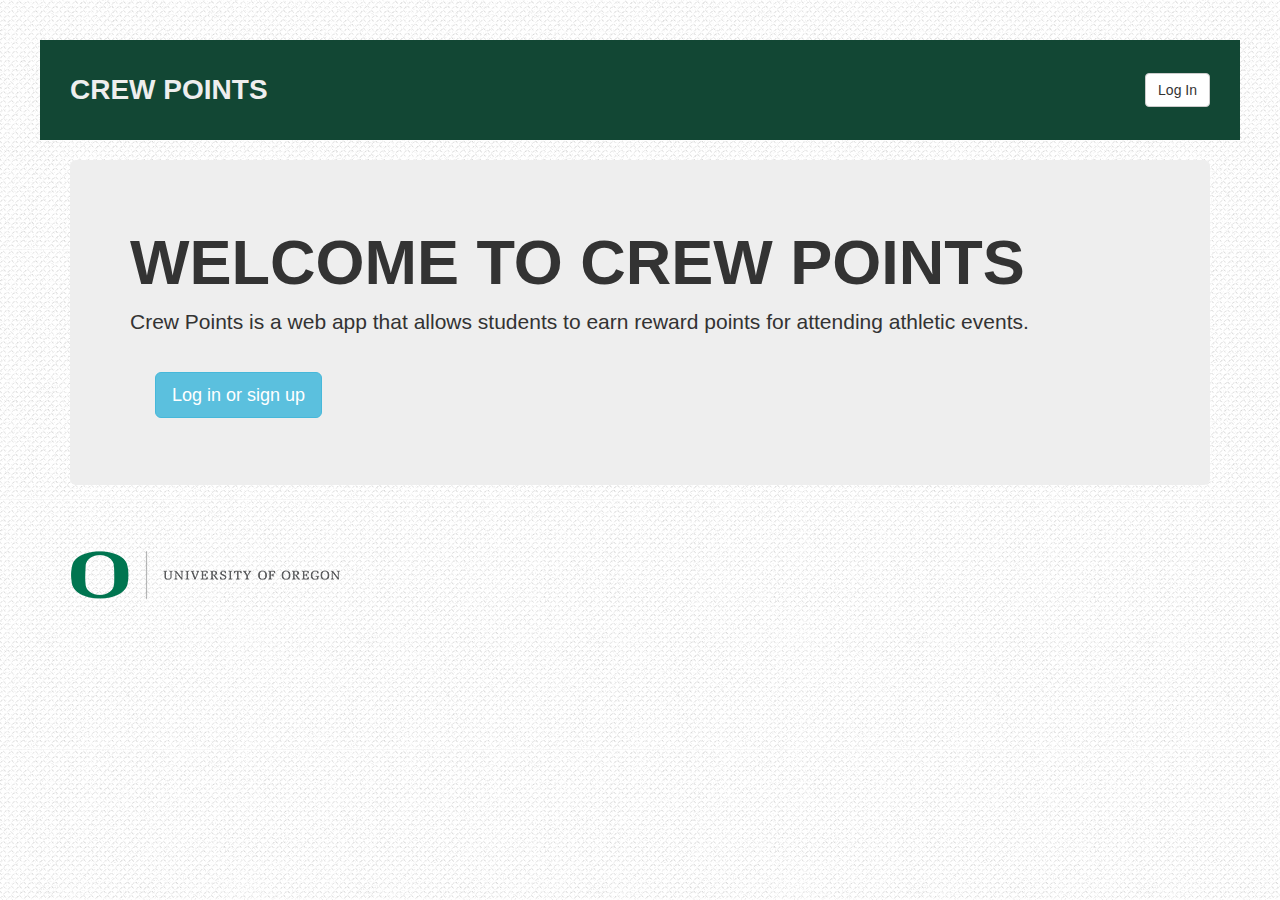
<file: templates/index.html>
<!DOCTYPE HTML PUBLIC "-//IETF//DTD HTML//EN">
<html> <head>
<title>Crew Points</title>
<meta charset="utf-8">
  <meta name="viewport" content="width=device-width, initial-scale=1">
  <link rel="stylesheet" href="//maxcdn.bootstrapcdn.com/bootstrap/3.3.6/css/bootstrap.min.css">
  <link rel="stylesheet" type="text/css" href="../static/css/freelancer.css">
  <link rel="stylesheet" type="text/css" href="../static/css/styling.css">
  <script src="//ajax.googleapis.com/ajax/libs/jquery/1.12.0/jquery.min.js"></script>
  <script src="//maxcdn.bootstrapcdn.com/bootstrap/3.3.6/js/bootstrap.min.js"></script>

</head>

<body background="../static/pictures/background.jpg">

  <!--NAV BAR-->
  <nav class="navbar navbar-inverse navbar-static-top navbar-custom">
    <div class="container">
      <a class="navbar-brand" href="/index">Crew Points</a>
      <form class="navbar-form navbar-right" action="/_portal" method="get">
      <button name="portal" type="submit" value="user" class="btn btn-default">Log In</button>
  </form>
    </div>
  </nav>

  <!---MAIN CONTENT-->
  <div class="container">
    <div class="jumbotron">
    <h1>Welcome to <b>Crew Points</b></h1>
    <p>Crew Points is a web app that allows students to earn reward points for attending athletic events.</p> <br>
    <form action="/_portal" method="get" style="padding: 0 10 5 25;">
     <button name="portal" type="submit" value="user" class="btn btn-info btn-lg">Log in or sign up</button></form>
  </div>
  <img src="../static/pictures/watermark.png">
  </div>

  <script type="text/javascript">
  $SCRIPT_ROOT = {{ request.script_root|tojson|safe }};
    function myFunction(val){
        document.getElementById("myForm").submit();
    };
</script>
</div>
</body>
</html>
</file>
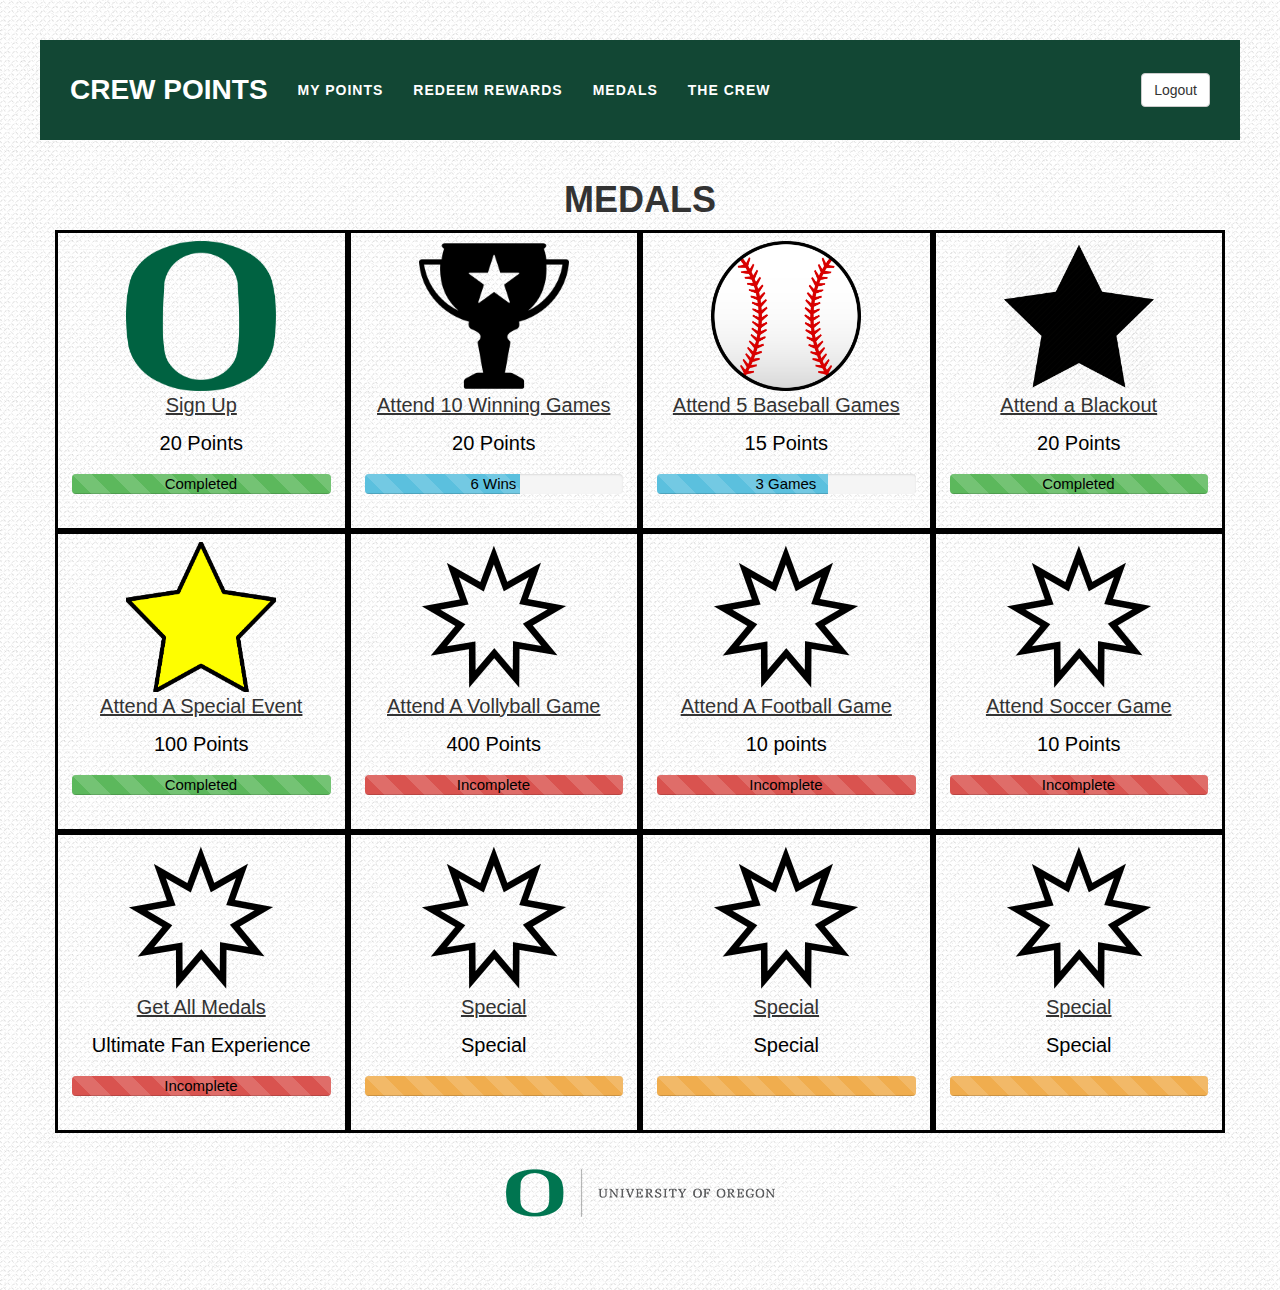
<file: templates/medals.html>
<!DOCTYPE HTML PUBLIC "-//IETF//DTD HTML//EN">
<html> <head>
<title>Crew Points</title>
<meta charset="utf-8">
  <meta name="viewport" content="width=device-width, initial-scale=1">
  <link rel="stylesheet" href="//maxcdn.bootstrapcdn.com/bootstrap/3.3.6/css/bootstrap.min.css">
  <link rel="stylesheet" type="text/css" href="../static/css/styling.css">
  <link rel="stylesheet" type="text/css" href="../static/css/freelancer.css">
  <script src="//ajax.googleapis.com/ajax/libs/jquery/1.12.0/jquery.min.js"></script>
  <script src="//maxcdn.bootstrapcdn.com/bootstrap/3.3.6/js/bootstrap.min.js"></script>

</head>

<body background="../static/pictures/background.jpg">

<!--NAV BAR-->
<nav class="navbar navbar-inverse navbar-static-top navbar-custom">
  <div class="container">
       <a class="navbar-brand" href="/index">Crew Points</a>
       <ul class="nav navbar-nav">
        <li><a href="/user">My Points</a></li>
        <li><a href="/rewards">Redeem Rewards</a></li>
        <li class="active"><a href="/medals">Medals</a></li>
        <li><a href="/the_crew">The Crew</a></li>
      </ul>
       <form class="navbar-form navbar-right" action="/_userSettings" method="get">
          <button name="setting" type="submit" value="logout" class="btn btn-default">Logout</button>
    </form>
  </div>
</nav>

<div class="container">

    <div id ="title" class="text-center">
        <h1>Medals</h1>
    </div>
     <div class="text-center">
        <div class="row">
            <div class="col-md-3 medal-pad" style="border:3px solid black; padding:8px" >
                <img src="../static/pictures/icon.png" style="width:150px;height:150px;">
                <div>
                    <p style="color:black padding:1px;"><u>Sign Up</u></p>
                    <p style="color:black">20 Points</p>
                </div>
                <div style="padding:6px">
                    <div class="progress">
                        <div class="progress-bar progress-bar-success progress-bar-striped" role="progressbar" aria-valuenow="40" aria-valuemin="0" aria-valuemax="100" style="width:100%">
                            <span style="color:black"> Completed </span>
                        </div>
                    </div>
                </div>
            </div>
            <div class="col-md-3 medal-pad" style="border:3px solid black; padding:8px" >
                <img src="../static/pictures/trophy.png" style="width:150px;height:150px;">
                <div>
                    <p style="color:black padding:1px;"><u>Attend 10 Winning Games</u></p>
                    <p style="color:black">20 Points</p>
                </div>
                <div style="padding:6px">
                    <div class="progress">
                        <div class="progress-bar progress-bar-info progress-bar-striped" role="progressbar" aria-valuenow="100" aria-valuemin="0" aria-valuemax="100" style="width:60%;">
                            <span style="color:black">6 Wins</span>
                        </div>
                    </div>
                </div>
            </div>
            <div class="col-md-3 medal-pad" style="border:3px solid black; padding:8px" >
                <img src="../static/pictures/baseball.png" style="width:150px;height:150px;">
                <div>
                    <p style="color:black padding:1px;"><u>Attend 5 Baseball Games</u></p>
                    <p style="color:black">15 Points</p>
                </div>
                <div style="padding:6px">
                    <div class="progress">
                        <div class="progress-bar progress-bar-info progress-bar-striped" role="progressbar" aria-valuenow="40" aria-valuemin="0" aria-valuemax="100" style="width:66%">
                            <span style="color:black"> 3 Games</span>
                        </div>
                    </div>
                </div>
            </div>
            <div class="col-md-3 medal-pad" style="border:3px solid black; padding:8px" >
                <img src="../static/pictures/blackout.png" style="width:150px;height:150px;">
                <div>
                    <p style="color:black padding:1px;"><u>Attend a Blackout</u></p>
                    <p style="color:black">20 Points</p>
                </div>
                <div style="padding:6px">
                    <div class="progress">
                        <div class="progress-bar progress-bar-success progress-bar-striped" role="progressbar" aria-valuenow="40" aria-valuemin="0" aria-valuemax="100" style="width:100%">
                            <span style="color:black"> Completed</span>
                        </div>
                    </div>
                </div>
            </div>
        </div>
            <div class="row">
            <div class="col-md-3 medal-pad" style="border:3px solid black; padding:8px" >
                <img src="../static/pictures/yellowStar.png" style="width:150px;height:150px;">
                <div>
                    <p style="color:black padding:1px;"><u>Attend A Special Event</u></p>
                    <p style="color:black">100 Points</p>
                </div>
                <div style="padding:6px">
                    <div class="progress">
                        <div class="progress-bar progress-bar-success progress-bar-striped" role="progressbar" aria-valuenow="40" aria-valuemin="0" aria-valuemax="100" style="width:100%">
                            <span style="color:black"> Completed</span>
                        </div>
                    </div>
                </div>
            </div>
            <div class="col-md-3 medal-pad" style="border:3px solid black; padding:8px" >
                <img src="../static/pictures/placeholder.png" style="width:150px;height:150px;">
                <div>
                    <p style="color:black padding:1px;"><u>Attend A Vollyball Game</u></p>
                    <p style="color:black">400 Points</p>
                </div>
                <div style="padding:6px">
                    <div class="progress">
                        <div class="progress-bar progress-bar-danger progress-bar-striped" role="progressbar" aria-valuenow="40" aria-valuemin="0" aria-valuemax="100" style="width:100%">
                            <span style="color:black"> Incomplete </span>
                        </div>
                    </div>
                </div>
            </div>
            <div class="col-md-3 medal-pad" style="border:3px solid black; padding:8px" >
                <img src="../static/pictures/placeholder.png" style="width:150px;height:150px;">
                <div>
                    <p style="color:black padding:1px;"><u>Attend A Football Game</u></p>
                    <p style="color:black">10 points</p>
                </div>
                <div style="padding:6px">
                    <div class="progress">
                        <div class="progress-bar progress-bar-danger progress-bar-striped" role="progressbar" aria-valuenow="40" aria-valuemin="0" aria-valuemax="100" style="width:100%">
                            <span style="color:black"> Incomplete</span>
                        </div>
                    </div>
                </div>
            </div>
            <div class="col-md-3 medal-pad" style="border:3px solid black; padding:8px" >
                <img src="../static/pictures/placeholder.png" style="width:150px;height:150px;">
                <div>
                    <p style="color:black padding:1px;"><u>Attend Soccer Game</u></p>
                    <p style="color:black">10 Points</p>
                </div>
                <div style="padding:6px">
                    <div class="progress">
                        <div class="progress-bar progress-bar-danger progress-bar-striped" role="progressbar" aria-valuenow="40" aria-valuemin="0" aria-valuemax="100" style="width:100%">
                            <span style="color:black"> Incomplete</span>
                        </div>
                    </div>
                </div>
            </div>
        </div>
                <div class="row">
            <div class="col-md-3 medal-pad" style="border:3px solid black; padding:8px" >
                <img src="../static/pictures/placeholder.png" style="width:150px;height:150px;">
                <div>
                    <p style="color:black padding:1px;"><u>Get All Medals</u></p>
                    <p style="color:black">Ultimate Fan Experience</p>
                </div>
                <div style="padding:6px">
                    <div class="progress">
                        <div class="progress-bar progress-bar-danger progress-bar-striped" role="progressbar" aria-valuenow="40" aria-valuemin="0" aria-valuemax="100" style="width:100%">
                            <span style="color:black"> Incomplete </span>
                        </div>
                    </div>
                </div>
            </div>
            <div class="col-md-3 medal-pad" style="border:3px solid black; padding:8px" >
                <img src="../static/pictures/placeholder.png" style="width:150px;height:150px;">
                <div>
                    <p style="color:black padding:1px;"><u>Special</u></p>
                    <p style="color:black">Special</p>
                </div>
                <div style="padding:6px">
                    <div class="progress">
                        <div class="progress-bar progress-bar-warning progress-bar-striped" role="progressbar" aria-valuenow="40" aria-valuemin="0" aria-valuemax="100" style="width:100%">
                            <span style="color:black"></span>
                        </div>
                    </div>
                </div>
            </div>
                <div class="col-md-3 medal-pad" style="border:3px solid black; padding:8px" >
                <img src="../static/pictures/placeholder.png" style="width:150px;height:150px;">
                <div>
                    <p style="color:black padding:1px;"><u>Special</u></p>
                    <p style="color:black">Special</p>
                </div>
                <div style="padding:6px">
                    <div class="progress">
                        <div class="progress-bar progress-bar-warning progress-bar-striped" role="progressbar" aria-valuenow="40" aria-valuemin="0" aria-valuemax="100" style="width:100%">
                            <span style="color:black"></span>
                        </div>
                    </div>
                </div>
            </div>
            <div class="col-md-3 medal-pad" style="border:3px solid black; padding:8px" >
                <img src="../static/pictures/placeholder.png" style="width:150px;height:150px;">
                <div>
                    <p style="color:black padding:1px;"><u>Special</u></p>
                    <p style="color:black">Special</p>
                </div>
                <div style="padding:6px">
                    <div class="progress">
                        <div class="progress-bar progress-bar-warning progress-bar-striped" role="progressbar" aria-valuenow="40" aria-valuemin="0" aria-valuemax="100" style="width:100%">
                            <span style="color:black"></span>
                        </div>
                    </div>
                </div>
            </div>
            <img src="../static/pictures/watermark.png">
        </div>
    </div>

</div>

</body>
</html>
</file>
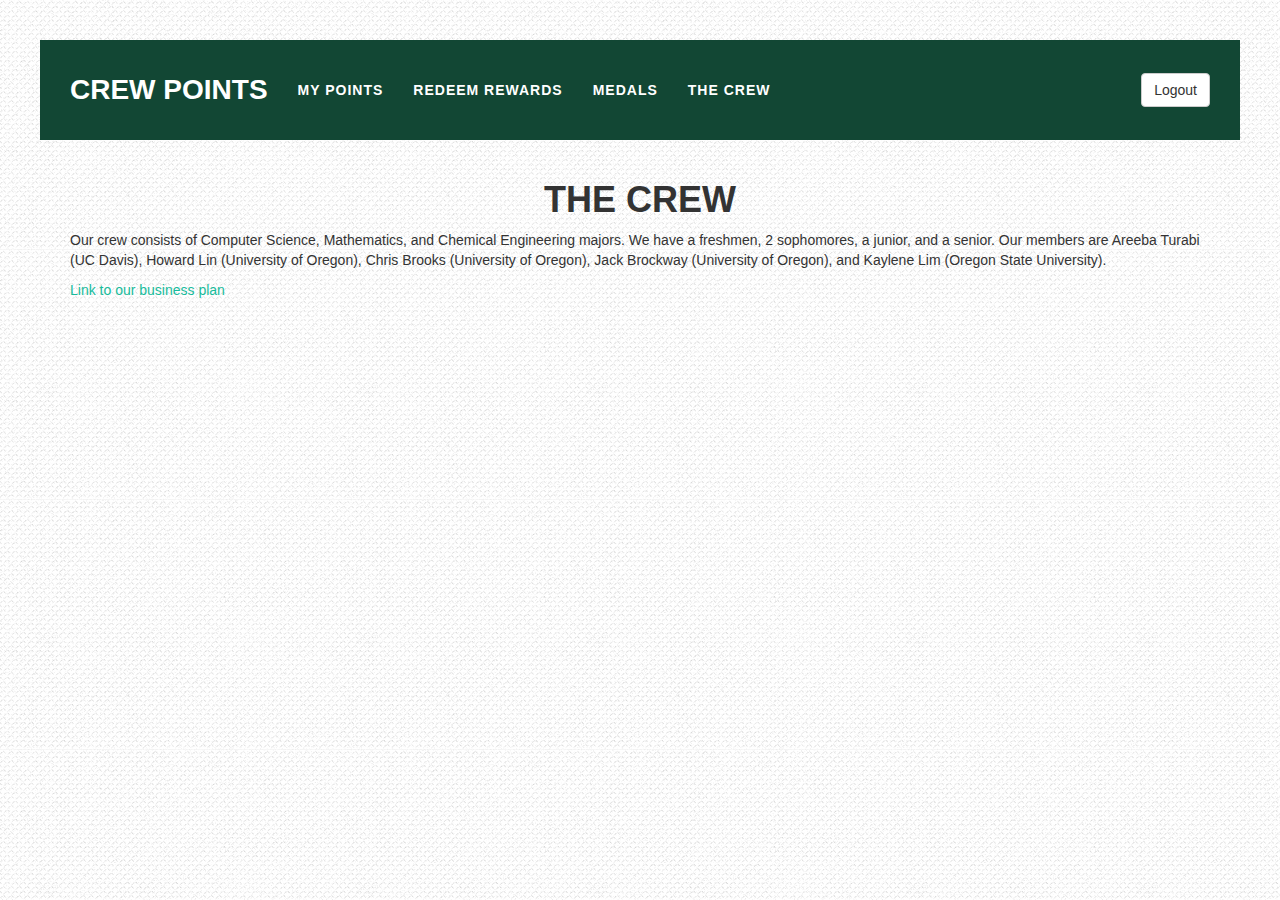
<file: templates/the_crew.html>
<!DOCTYPE HTML PUBLIC "-//IETF//DTD HTML//EN">
<html> <head>
<title>User</title>
<meta charset="utf-8">
  <meta name="viewport" content="width=device-width, initial-scale=1">
  <link rel="stylesheet" href="//maxcdn.bootstrapcdn.com/bootstrap/3.3.6/css/bootstrap.min.css">
  <link rel="stylesheet" type="text/css" href="../static/css/styling.css">
  <link rel="stylesheet" type="text/css" href="../static/css/freelancer.css">
  <script src="//ajax.googleapis.com/ajax/libs/jquery/1.12.0/jquery.min.js"></script>
  <script src="//maxcdn.bootstrapcdn.com/bootstrap/3.3.6/js/bootstrap.min.js"></script>

</head>

<body background="../static/pictures/background.jpg">

<!--NAV BAR-->
<nav class="navbar navbar-inverse navbar-static-top navbar-custom">
  <div class="container">
       <a class="navbar-brand" href="/index">Crew Points</a>
       <ul class="nav navbar-nav">
        <li><a href="/user">My Points</a></li>
        <li><a href="/rewards">Redeem Rewards</a></li>
        <li><a href="/medals">Medals</a></li>
        <li class="active"><a href="/the_crew">The Crew</a></li>
      </ul>
       <form class="navbar-form navbar-right" action="/_userSettings" method="get">
          <button name="setting" type="submit" value="logout" class="btn btn-default">Logout</button>
    </form>
  </div>
</nav>

<div class="container">
    <div id ="title" class="text-center">
        <h1>The Crew</h1>
    </div>
    <div class="about-text-section"
        <p>Our crew consists of Computer Science, Mathematics, and Chemical Engineering majors. We have a freshmen, 2 sophomores, a junior, and a senior.
        Our members are Areeba Turabi (UC Davis), Howard Lin (University of Oregon), Chris Brooks (University of Oregon),
      Jack Brockway (University of Oregon), and Kaylene Lim (Oregon State University).</p>
        <a href="https://docs.google.com/document/d/1uilZ3fWLHCicdUHUqwdjMrdSbGrYTd53pIRDvbTyDbM/edit?usp=sharing">Link to our business plan</a>
    </div>
</div>

</body>
</html>
</file>
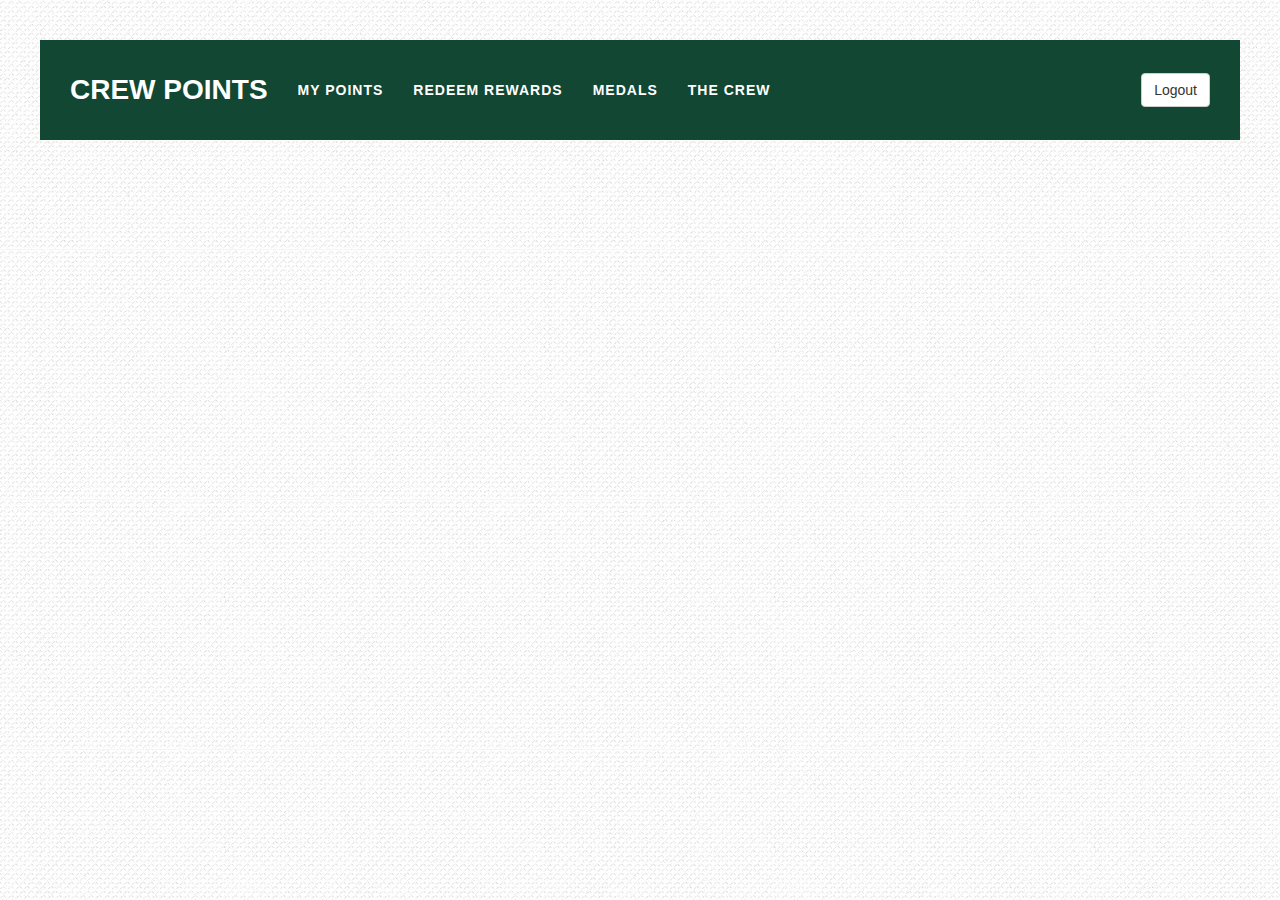
<file: templates/user.html>
<!DOCTYPE HTML PUBLIC "-//IETF//DTD HTML//EN">
<html> <head>
<title>User</title>
<meta charset="utf-8">
  <meta name="viewport" content="width=device-width, initial-scale=1">
  <link rel="stylesheet" href="http://maxcdn.bootstrapcdn.com/bootstrap/3.3.6/css/bootstrap.min.css">
  <link rel="stylesheet" type="text/css" href="../static/css/styling.css">
  <link rel="stylesheet" type="text/css" href="../static/css/freelancer.css">
  <script src="https://ajax.googleapis.com/ajax/libs/jquery/1.12.0/jquery.min.js"></script>
  <script src="http://maxcdn.bootstrapcdn.com/bootstrap/3.3.6/js/bootstrap.min.js"></script>

</head>

<body background="../static/pictures/background.jpg">

<!--NAV BAR-->
<nav class="navbar navbar-inverse navbar-static-top navbar-custom">
  <div class="container">
       <a class="navbar-brand" href="/index">Crew Points</a>
       <ul class="nav navbar-nav">
        <li class="active"><a href="/user">My Points</a></li>
        <li><a href="/rewards">Redeem Rewards</a></li>
        <li><a href="/medals">Medals</a></li>
        <li><a href="/the_crew">The Crew</a></li>
      </ul>
       <form class="navbar-form navbar-right" action="/_userSettings" method="get">
          <button name="setting" type="submit" value="logout" class="btn btn-default">Logout</button>
    </form>
  </div>
</nav>

<div class="text-center" id="page">
    <div class="text-center">
        <div class="col-md-4">
            <div id ="username">
                <!--<h1>Hello {{session.name}}</h1>-->
                <h1>Hello User!</h1>
            </div>
            <div id ="points" class="text-center">
                <h3>25 Crew Points</h3>
                <h3>Duckling</h3>
                <img src="../static/pictures/circleBar.png">
                <h3>25 Points Until Rank Up</h3>
            </div>
        </div>
        <div class="col-md-4">
            <div class="text-center">
                <h1>Upcoming Events</h1>
                <h3>UO vs ASU 7pm</h3>
                <h3>40 bonus points</h3>
                <img src="../static/pictures/uoBasketball.png" style="width:300px;height:180px;">
            </div>
            <div class="text-center">
                <h1>New Chipotle Redeemable!</h1>
                <h3>20% off your purchase</h3>
                <img src="../static/img/chipotle.png" style="width:300;height:180;">
            </div>
        </div>
   </div>

   <div class="col-md-4">
        <div id="trophy" class="text-center">
            <h1>Recent Medal</h1>    
        <div class="medal-pad"" >
                <img src="../static/pictures/trophy.png" style="width:150px;height:150px;">
                <div>
                    <p style="color:black padding:1px;"><u>Attend 10 Winning Games</u></p>
                    <p style="color:black">20 Points</p>
                </div>
                <div style="padding:6px">
                    <div class="progress">
                        <div class="progress-bar progress-bar-info progress-bar-striped" role="progressbar" aria-valuenow="100" aria-valuemin="0" aria-valuemax="100" style="width:60%;">
                            <span style="color:black">6 Wins</span>
                        </div>
                        
                    </div>
                    <img src="../static/pictures/watermark.png">
                </div>
            </div>
            
        </div>
        
   </div>
</div>
<script>
$( document ).ready(function() {
    $("#username").hide(0).delay(300).fadeIn(2000)
    $("#points").hide(0).delay(400).fadeIn(2000)
    $("#page").hide(0).delay(800).fadeIn(2000)
});
</script>



</body>
</html>
</file>
<file: static/css/styling.css>
.navbar-custom {
    background-color:#124734;
    color:#ffffff;
    border-radius:0;
}

.navbar-custom .navbar-nav > li > a {
    color:#fff;
}

.navbar-custom .navbar-nav > .active > a, .navbar-nav > .active > a:hover, .navbar-nav > .active > a:focus {
    color: #ffffff;
    background-color:transparent;
}

.navbar-custom .navbar-brand {
    color:#eeeeee;
}

#rewards .reward{
    right: 0;
    margin: 0 0 15px;
}

#rewards .reward-item {
    display: block;
    position: relative;
    margin: 0 auto;
    max-width: 400px;
}

#rewards .reward-item .reward-link .caption {
    position: absolute;
    width: 100%;
    height: 100%;
    opacity: 0;
    background: rgba(254, 225, 35, 0.9)
    -webkit-transition: all ease .5s;
    -moz-transition: all ease .5s;
    transition: all ease .5s;
}

#rewards .reward-item .reward-link .caption:hover{
    opacity: 1;
}

#rewards .reward-item .reward-link .caption .caption-content {
    position: absolute;
    top: 50%;
    width: 100%;
    height: 20px;
    margin-top: -12px;
    text-align: center;
    font-size: 20px;
    color: #fff;
}

#rewards .reward-item .reward-link .caption .caption-content h3,
#rewards .reward-item .reward-link .caption .caption-content h4 {
    margin: 0;
}

#rewards * {
    z-index: 2;
}

@media(min-width:767px) {
    #rewards .reward-item {
        margin: 0 0 30px;
    }
}

.medal-pad {
    padding: 15px;
}
body{
    padding: 40px;
}
.progress span{
    display: block;
    position: absolute;
    width: 90%;
    font-size: 15px;
    
}

#levelBar {
  margin: 20px;
  width: 200px;
  height: 200px;
  position: relative;
}

.footer {
  position: absolute;
  bottom: 0px;
  margin-right: auto;
  margin-left: auto;
}
</file>
<file: static/css/freelancer.css>
/*!
 * Start Bootstrap - Freelancer v3.3.7+1 (http://startbootstrap.com/template-overviews/freelancer)
 * Copyright 2013-2016 Start Bootstrap
 * Licensed under MIT (https://github.com/BlackrockDigital/startbootstrap/blob/gh-pages/LICENSE)
 */
body {
  font-family: 'Lato', 'Helvetica Neue', Helvetica, Arial, sans-serif;
  overflow-x: hidden;
}
p {
  font-size: 20px;
}
p.small {
  font-size: 16px;
}
a,
a:hover,
a:focus,
a:active,
a.active {
  color: #18BC9C;
  outline: none;
}
h1,
h2,
h3,
h4,
h5,
h6 {
  font-family: "Montserrat", "Helvetica Neue", Helvetica, Arial, sans-serif;
  text-transform: uppercase;
  font-weight: 700;
}
hr.star-light,
hr.star-primary {
  padding: 0;
  border: none;
  border-top: solid 5px;
  text-align: center;
  max-width: 250px;
  margin: 25px auto 30px;
}
hr.star-light:after,
hr.star-primary:after {
  content: "\f005";
  font-family: FontAwesome;
  display: inline-block;
  position: relative;
  top: -0.8em;
  font-size: 2em;
  padding: 0 0.25em;
}
hr.star-light {
  border-color: white;
}
hr.star-light:after {
  background-color: #124734;
  color: white;
}
hr.star-primary {
  border-color: #006600;
}
hr.star-primary:after {
  background-color: white;
  color: #006600;
}
.img-centered {
  margin: 0 auto;
}
header {
  text-align: center;
  background: #124734;
  color: white;
}
header .container {
  padding-top: 100px;
  padding-bottom: 50px;
}
header img {
  display: block;
  margin: 0 auto 20px;
}
header .intro-text .name {
  display: block;
  font-family: "Montserrat", "Helvetica Neue", Helvetica, Arial, sans-serif;
  text-transform: uppercase;
  font-weight: 700;
  font-size: 2em;
}
header .intro-text .skills {
  font-size: 1.25em;
  font-weight: 300;
}
@media (min-width: 768px) {
  header .container {
    padding-top: 200px;
    padding-bottom: 100px;
  }
  header .intro-text .name {
    font-size: 4.75em;
  }
  header .intro-text .skills {
    font-size: 1.75em;
  }
}
.navbar-custom {
  background: #124734;
  font-family: "Montserrat", "Helvetica Neue", Helvetica, Arial, sans-serif;
  text-transform: uppercase;
  font-weight: 700;
  border: none;
}
.navbar-custom a:focus {
  outline: none;
}
.navbar-custom .navbar-brand {
  color: white;
}
.navbar-custom .navbar-brand:hover,
.navbar-custom .navbar-brand:focus,
.navbar-custom .navbar-brand:active,
.navbar-custom .navbar-brand.active {
  color: white;
}
.navbar-custom .navbar-nav {
  letter-spacing: 1px;
}
.navbar-custom .navbar-nav li a {
  color: white;
}
.navbar-custom .navbar-nav li a:hover {
  color: #33cc33;
  outline: none;
}
.navbar-custom .navbar-nav li a:focus,
.navbar-custom .navbar-nav li a:active {
  color: white;
}
.navbar-custom .navbar-nav li.active a {
  color: white;
  background: #124734;
}
.navbar-custom .navbar-nav li.active a:hover,
.navbar-custom .navbar-nav li.active a:focus,
.navbar-custom .navbar-nav li.active a:active {
  color: white;
  background: #124734;
}
.navbar-custom .navbar-toggle {
  color: white;
  text-transform: uppercase;
  font-size: 10px;
  border-color: white;
}
.navbar-custom .navbar-toggle:hover,
.navbar-custom .navbar-toggle:focus {
  background-color: #124734;
  color: white;
  border-color: #124734;
}
@media (min-width: 768px) {
  .navbar-custom {
    padding: 25px 0;
    -webkit-transition: padding 0.3s;
    -moz-transition: padding 0.3s;
    transition: padding 0.3s;
  }
  .navbar-custom .navbar-brand {
    font-size: 2em;
    -webkit-transition: all 0.3s;
    -moz-transition: all 0.3s;
    transition: all 0.3s;
  }
  .navbar-custom.affix {
    padding: 10px 0;
  }
  .navbar-custom.affix .navbar-brand {
    font-size: 1.5em;
  }
}
section {
  padding: 100px 0;
}
section h2 {
  margin: 0;
  font-size: 3em;
}
section.success {
  background: #124734;
  color: white;
}
@media (max-width: 767px) {
  section {
    padding: 75px 0;
  }
  section.first {
    padding-top: 75px;
  }
}
#portfolio .portfolio-item {
    right: 0;
    margin: 0 0 15px;
}
#portfolio .portfolio-item .portfolio-link {
    display: block;
    position: relative;
    margin: 0 auto;
    max-width: 400px;
}
#portfolio .portfolio-item .portfolio-link .caption {
    position: absolute;
    width: 100%;
    height: 100%;
    opacity: 0;
    background: rgba(24,188,156,.9);
    -webkit-transition: all ease .5s;
    -moz-transition: all ease .5s;
    transition: all ease .5s;
}
#portfolio .portfolio-item .portfolio-link .caption:hover {
  opacity: 1;
}
#portfolio .portfolio-item .portfolio-link .caption .caption-content {
    position: absolute;
    top: 50%;
    width: 100%;
    height: 20px;
    margin-top: -12px;
    text-align: center;
    font-size: 20px;
    color: #fff;
}
#portfolio .portfolio-item .portfolio-link .caption .caption-content i {
  margin-top: -12px;
}
#portfolio .portfolio-item .portfolio-link .caption .caption-content h3,
#portfolio .portfolio-item .portfolio-link .caption .caption-content h4 {
  margin: 0;
}
#portfolio * {
  z-index: 2;
}
@media (min-width: 767px) {
  #portfolio .portfolio-item {
    margin: 0 0 30px;
  }
}
.floating-label-form-group {
  position: relative;
  margin-bottom: 0;
  padding-bottom: 0.5em;
  border-bottom: 1px solid #cccccc;
}
.floating-label-form-group input,
.floating-label-form-group textarea {
  z-index: 1;
  position: relative;
  padding-right: 0;
  padding-left: 0;
  border: none;
  border-radius: 0;
  font-size: 1.5em;
  background: none;
  box-shadow: none !important;
  resize: none;
}
.floating-label-form-group label {
  display: block;
  z-index: 0;
  position: relative;
  top: 2em;
  margin: 0;
  font-size: 0.85em;
  line-height: 1.764705882em;
  vertical-align: middle;
  vertical-align: baseline;
  opacity: 0;
  -webkit-transition: top 0.3s ease,opacity 0.3s ease;
  -moz-transition: top 0.3s ease,opacity 0.3s ease;
  -ms-transition: top 0.3s ease,opacity 0.3s ease;
  transition: top 0.3s ease,opacity 0.3s ease;
}
.floating-label-form-group:not(:first-child) {
  padding-left: 14px;
  border-left: 1px solid #cccccc;
}
.floating-label-form-group-with-value label {
  top: 0;
  opacity: 1;
}
.floating-label-form-group-with-focus label {
  color: #124734;
}
form .row:first-child .floating-label-form-group {
  border-top: 1px solid #cccccc;
}
footer {
  color: white;
}
footer h3 {
  margin-bottom: 30px;
}
footer .footer-above {
  padding-top: 50px;
  background-color: #124734;
}
footer .footer-col {
  margin-bottom: 50px;
}
footer .footer-below {
  padding: 25px 0;
  background-color: #124734;
}
.btn-outline {
  color: white;
  font-size: 20px;
  border: solid 2px white;
  background: transparent;
  transition: all 0.3s ease-in-out;
  margin-top: 15px;
}
.btn-outline:hover,
.btn-outline:focus,
.btn-outline:active,
.btn-outline.active {
  color: #124734;
  background: white;
  border: solid 2px white;
}
.btn-primary {
  color: white;
  background-color: #124734;
  border-color: #124734;
  font-weight: 700;
}
.btn-primary:hover,
.btn-primary:focus,
.btn-primary:active,
.btn-primary.active,
.open .dropdown-toggle.btn-primary {
  color: white;
  background-color: #1a242f;
  border-color: #161f29;
}
.btn-primary:active,
.btn-primary.active,
.open .dropdown-toggle.btn-primary {
  background-image: none;
}
.btn-primary.disabled,
.btn-primary[disabled],
fieldset[disabled] .btn-primary,
.btn-primary.disabled:hover,
.btn-primary[disabled]:hover,
fieldset[disabled] .btn-primary:hover,
.btn-primary.disabled:focus,
.btn-primary[disabled]:focus,
fieldset[disabled] .btn-primary:focus,
.btn-primary.disabled:active,
.btn-primary[disabled]:active,
fieldset[disabled] .btn-primary:active,
.btn-primary.disabled.active,
.btn-primary[disabled].active,
fieldset[disabled] .btn-primary.active {
  background-color: #124734;
  border-color: #124734;
}
.btn-primary .badge {
  color: #124734;
  background-color: white;
}
.btn-success {
  color: white;
  background-color: #00ff99;
  border-color: #00ff99;
  font-weight: 700;
}
.btn-success:hover,
.btn-success:focus,
.btn-success:active,
.btn-success.active,
.open .dropdown-toggle.btn-success {
  color: white;
  background-color: #128f76;
  border-color: #11866f;
}
.btn-success:active,
.btn-success.active,
.open .dropdown-toggle.btn-success {
  background-image: none;
}
.btn-success.disabled,
.btn-success[disabled],
fieldset[disabled] .btn-success,
.btn-success.disabled:hover,
.btn-success[disabled]:hover,
fieldset[disabled] .btn-success:hover,
.btn-success.disabled:focus,
.btn-success[disabled]:focus,
fieldset[disabled] .btn-success:focus,
.btn-success.disabled:active,
.btn-success[disabled]:active,
fieldset[disabled] .btn-success:active,
.btn-success.disabled.active,
.btn-success[disabled].active,
fieldset[disabled] .btn-success.active {
  background-color: #00ff99;
  border-color: #00ff99;
}
.btn-success .badge {
  color: #00ff99;
  background-color: white;
}
.btn-social {
  display: inline-block;
  height: 50px;
  width: 50px;
  border: 2px solid white;
  border-radius: 100%;
  text-align: center;
  font-size: 20px;
  line-height: 45px;
}
.btn:focus,
.btn:active,
.btn.active {
  outline: none;
}
.scroll-top {
  position: fixed;
  right: 2%;
  bottom: 2%;
  width: 50px;
  height: 50px;
  z-index: 1049;
}
.scroll-top .btn {
  font-size: 20px;
  width: 50px;
  height: 50px;
  border-radius: 100%;
  line-height: 28px;
}
.scroll-top .btn:focus {
  outline: none;
}
.portfolio-modal .modal-content {
  border-radius: 0;
  background-clip: border-box;
  -webkit-box-shadow: none;
  box-shadow: none;
  border: none;
  min-height: 100%;
  padding: 100px 0;
  text-align: center;
}
.portfolio-modal .modal-content h2 {
  margin: 0;
  font-size: 3em;
}
.portfolio-modal .modal-content img {
  margin-bottom: 30px;
}
.portfolio-modal .modal-content .item-details {
  margin: 30px 0;
}
.portfolio-modal .close-modal {
  position: absolute;
  width: 75px;
  height: 75px;
  background-color: transparent;
  top: 25px;
  right: 25px;
  cursor: pointer;
}
.portfolio-modal .close-modal:hover {
  opacity: 0.3;
}
.portfolio-modal .close-modal .lr {
  height: 75px;
  width: 1px;
  margin-left: 35px;
  background-color: #124734;
  transform: rotate(45deg);
  -ms-transform: rotate(45deg);
  /* IE 9 */
  -webkit-transform: rotate(45deg);
  /* Safari and Chrome */
  z-index: 1051;
}
.portfolio-modal .close-modal .lr .rl {
  height: 75px;
  width: 1px;
  background-color: #124734;
  transform: rotate(90deg);
  -ms-transform: rotate(90deg);
  /* IE 9 */
  -webkit-transform: rotate(90deg);
  /* Safari and Chrome */
  z-index: 1052;
}
.portfolio-modal .modal-backdrop {
  opacity: 0;
  display: none;
}
</file>
